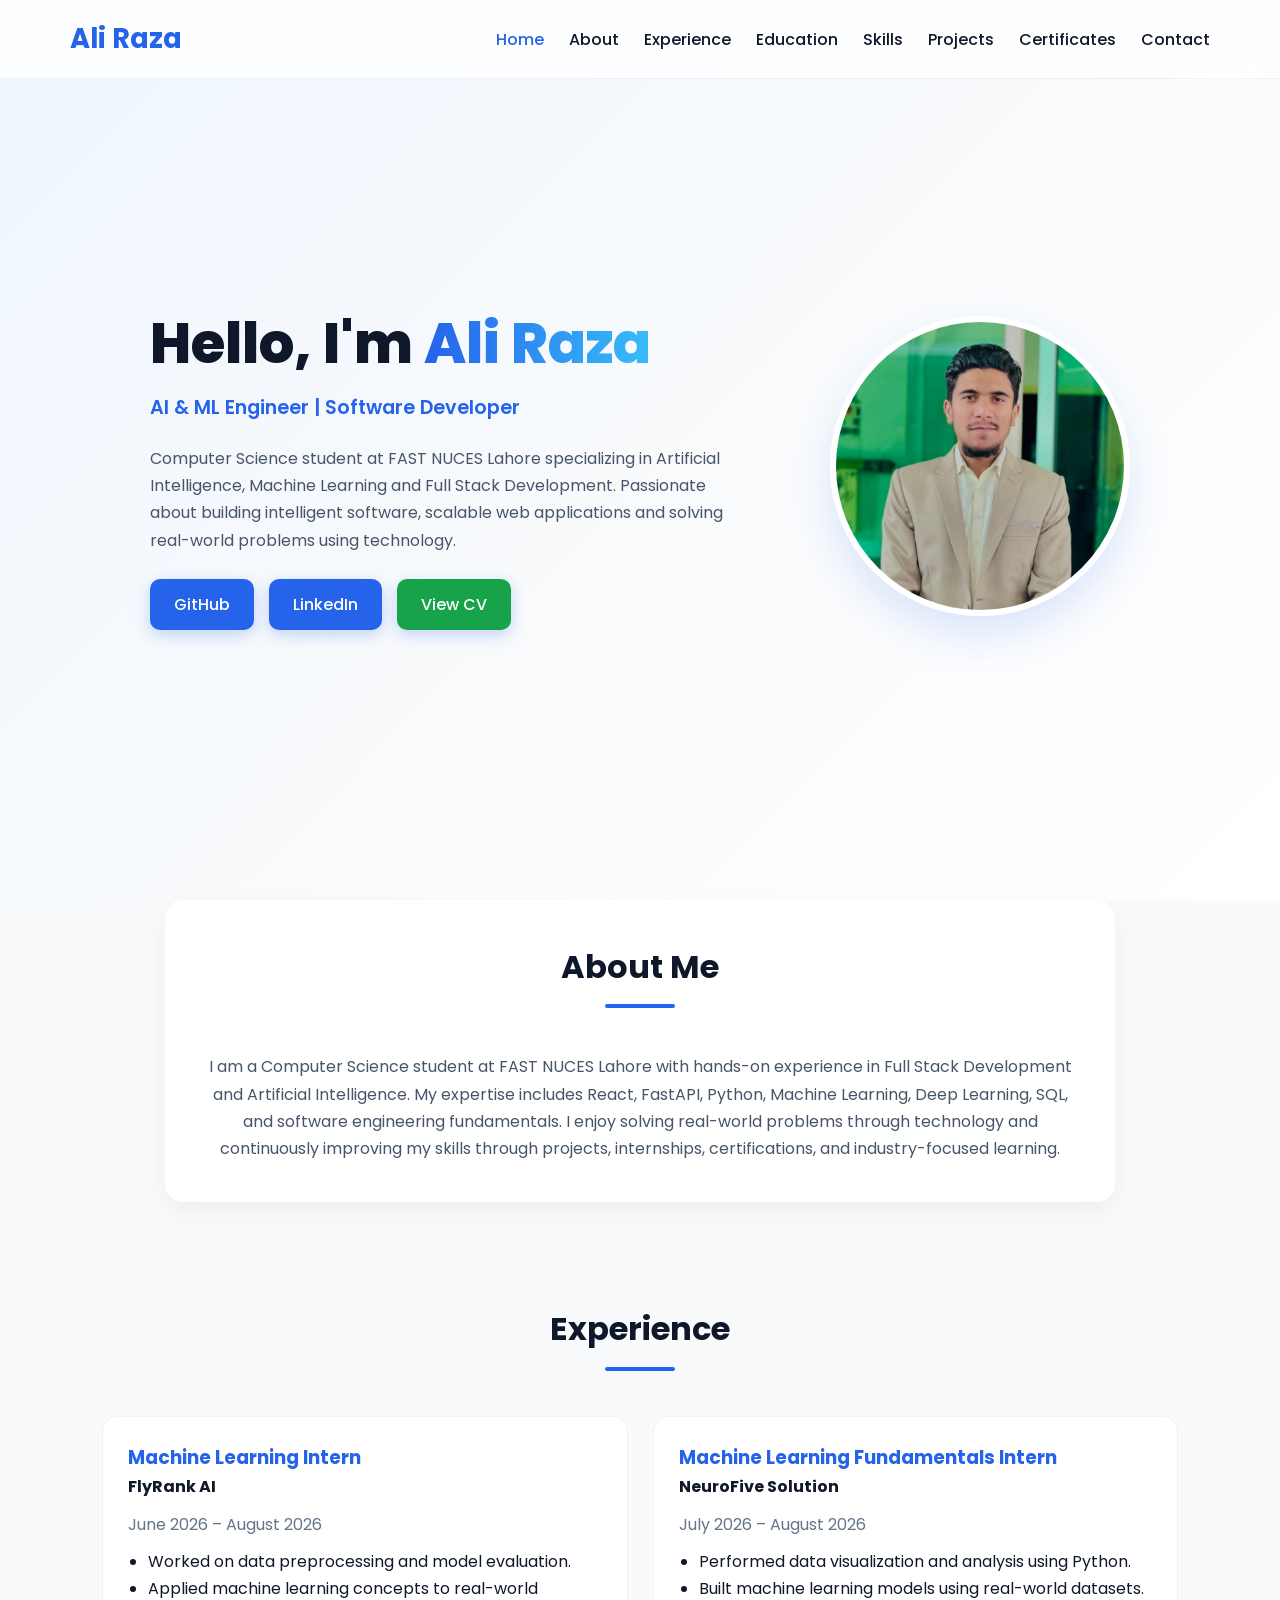
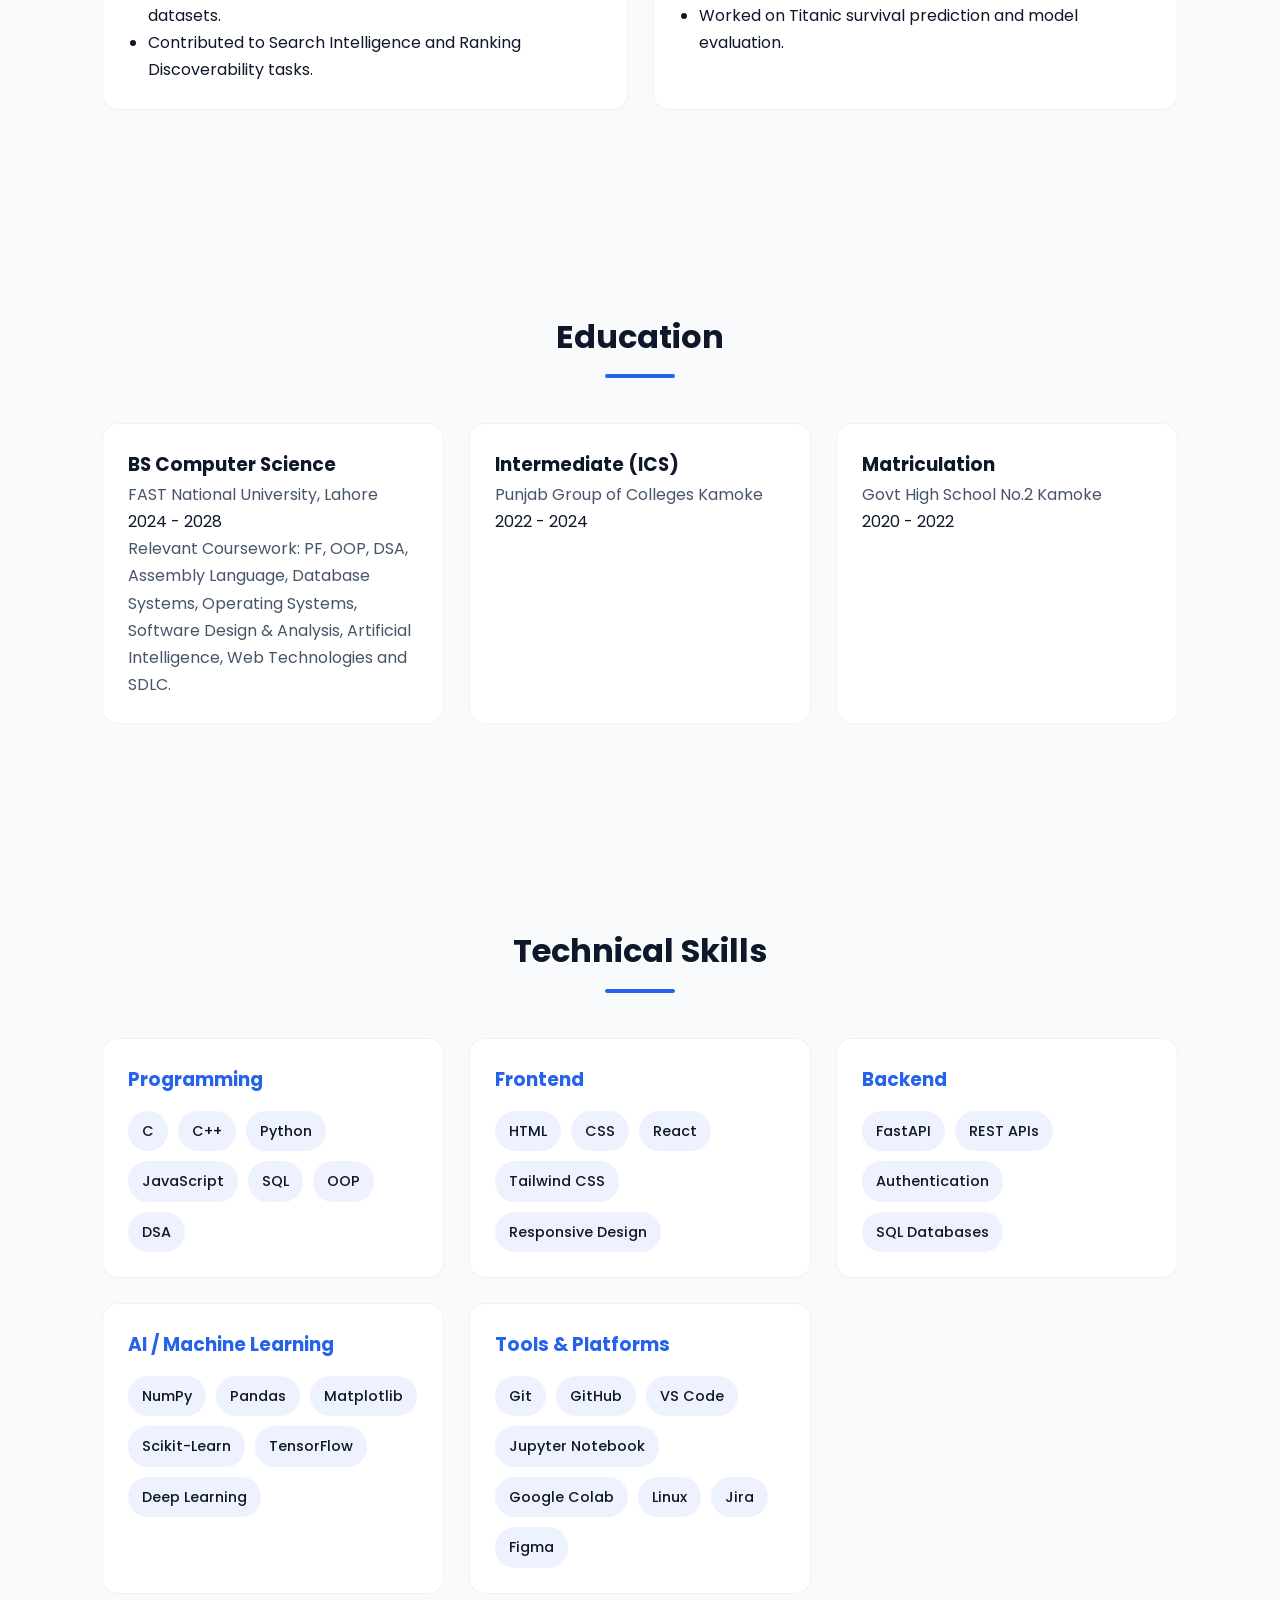
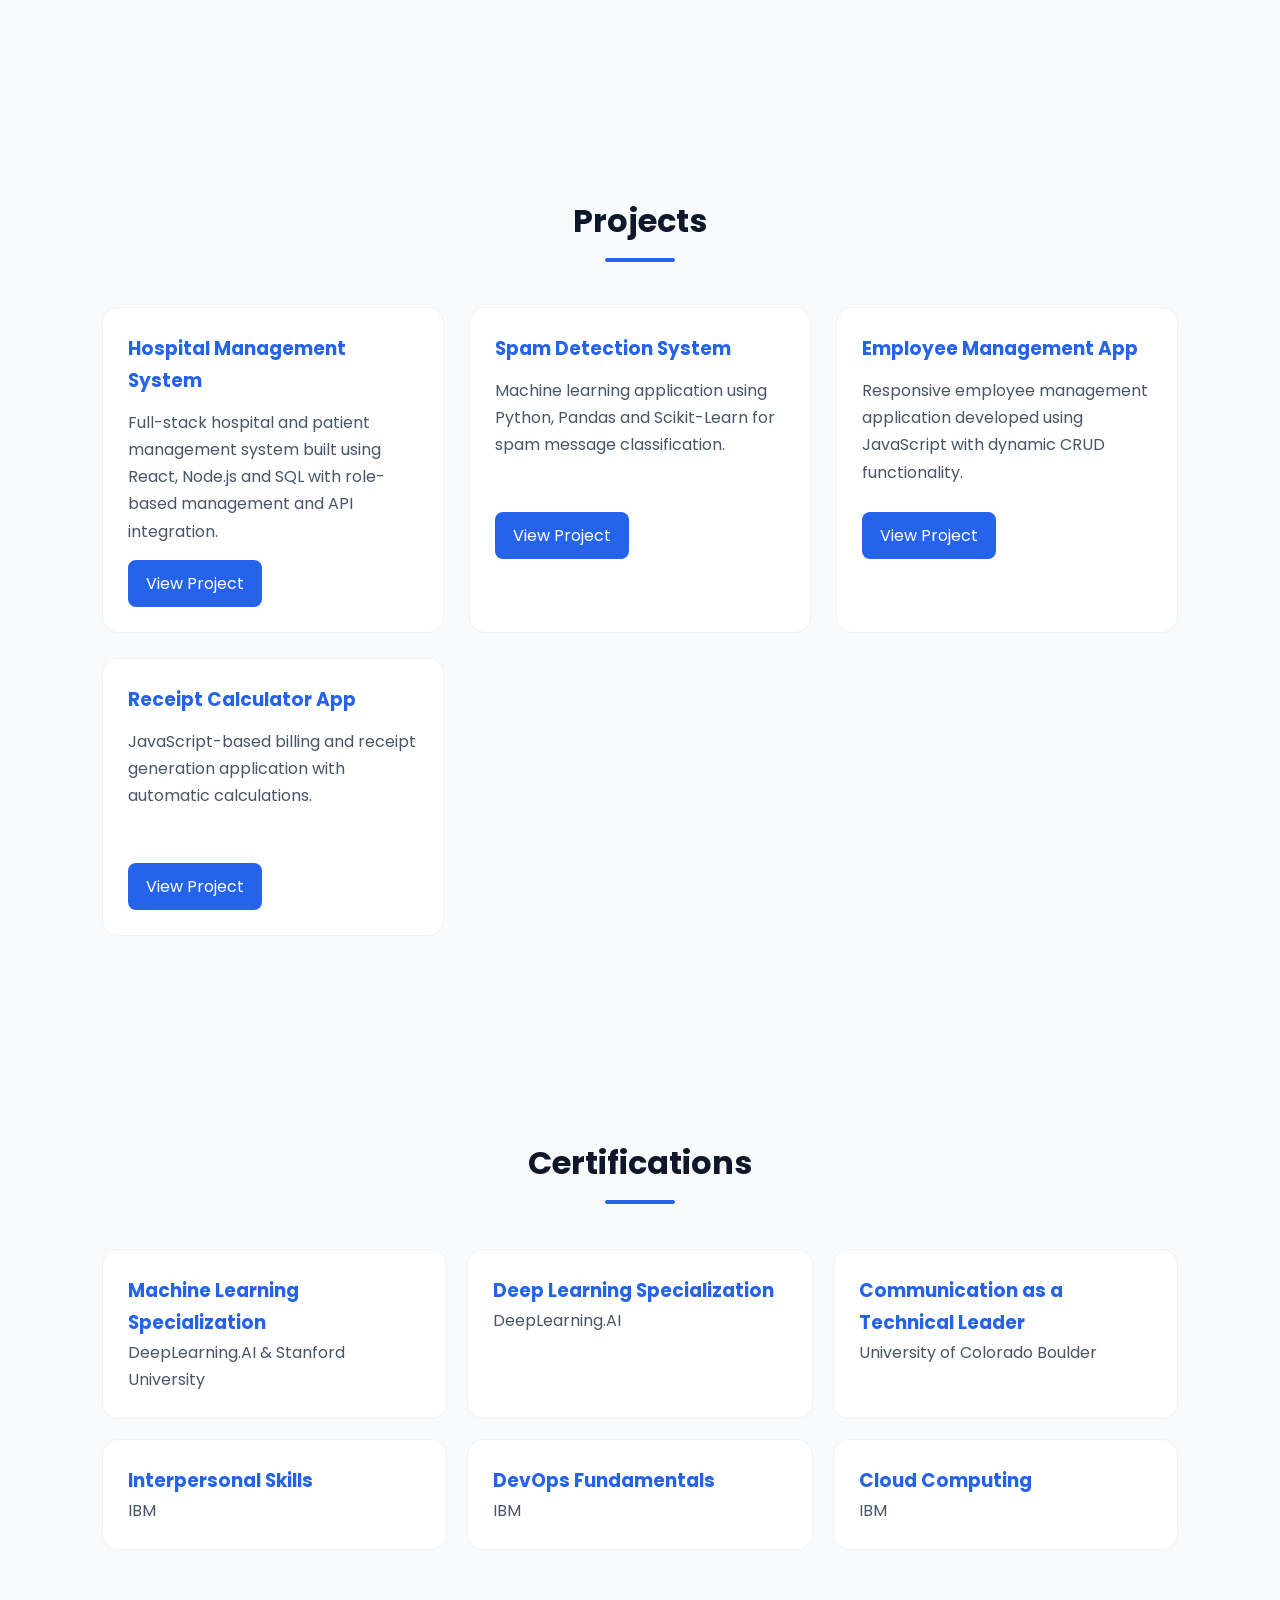
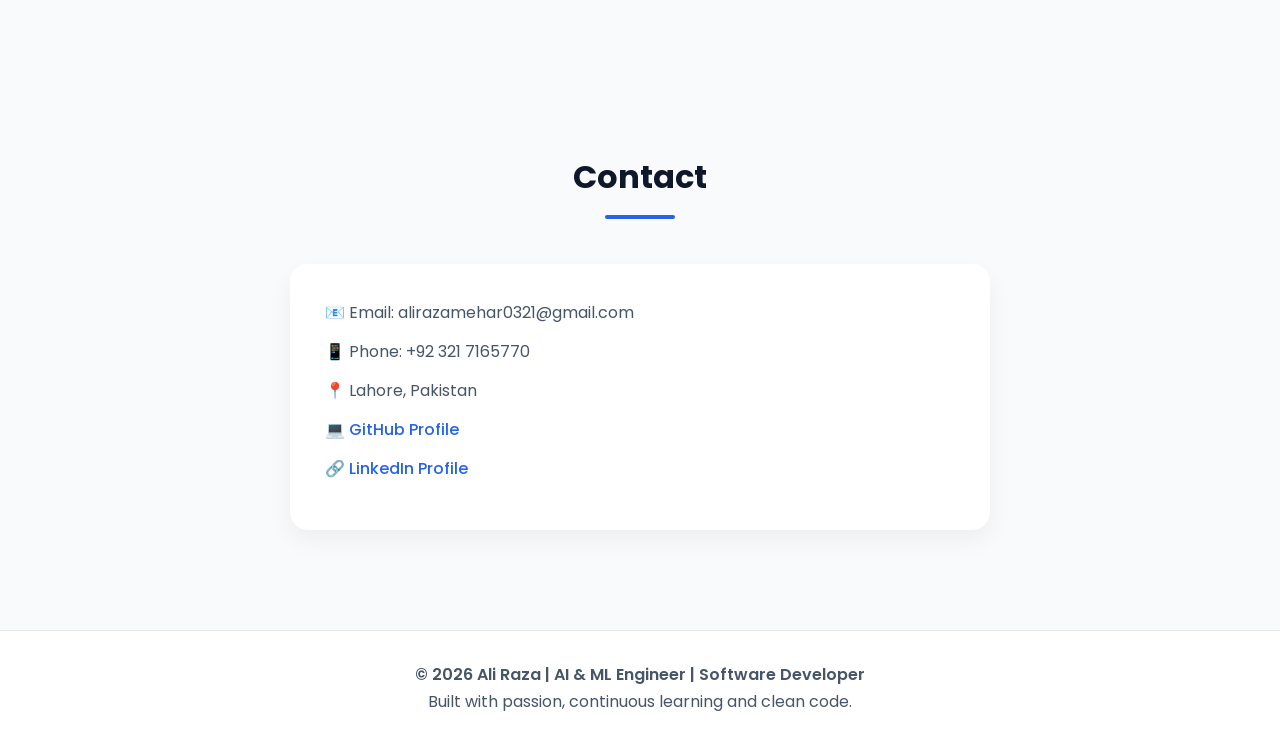
<file: porfolio/index.html>
﻿  <!DOCTYPE html>
<html lang="en">

<head>
    <meta charset="UTF-8">
    <meta name="viewport" content="width=device-width, initial-scale=1.0">
    <title>Ali Raza | AI & ML Engineer</title>
    <link rel="stylesheet" href="style.css">
</head>

<body>

    <!-- Navbar -->
    <header>
        <nav>
            <h2 class="logo">Ali Raza</h2>

            <div class="menu-toggle" id="menu-toggle">
                ☰
            </div>

            <ul>
                <li><a href="#home">Home</a></li>
                <li><a href="#about">About</a></li>
                <li><a href="#experience">Experience</a></li>
                <li><a href="#education">Education</a></li>
                <li><a href="#skills">Skills</a></li>
                <li><a href="#projects">Projects</a></li>
                <li><a href="#certifications">Certificates</a></li>
                <li><a href="#contact">Contact</a></li>
            </ul>
        </nav>
    </header>

    <!-- Hero Section -->
    <section id="home" class="hero">

        <div class="hero-content">

            <h1>Hello, I'm <span>Ali Raza</span></h1>

            <p class="hero-title">
                AI & ML Engineer | Software Developer
            </p>

            <p class="hero-desc">
                Computer Science student at FAST NUCES Lahore specializing in
                Artificial Intelligence, Machine Learning and Full Stack
                Development. Passionate about building intelligent software,
                scalable web applications and solving real-world problems using
                technology.
            </p>

            <div class="buttons">

                <a href="https://github.com/aliraza0321"
                    target="_blank"
                    class="btn">
                    GitHub
                </a>

                <a href="https://www.linkedin.com/in/ali-raza-b432ab354"
                    target="_blank"
                    class="btn">
                    LinkedIn
                </a>

                <a href="ALI Raza-CV.pdf"
                    target="_blank"
                    class="btn resume-btn">
                    View CV
                </a>

            </div>

        </div>

        <div class="hero-image">
            <img src="mypic.png" alt="Ali Raza">
        </div>

    </section>

    <!-- About -->
    <section id="about" class="about fade-in">

        <h2>About Me</h2>

        <p>
            I am a Computer Science student at FAST NUCES Lahore with hands-on
            experience in Full Stack Development and Artificial Intelligence.
            My expertise includes React, FastAPI, Python, Machine Learning,
            Deep Learning, SQL, and software engineering fundamentals.
            I enjoy solving real-world problems through technology and
            continuously improving my skills through projects, internships,
            certifications, and industry-focused learning.
        </p>

    </section>

    <!-- Experience -->
    <section id="experience" class="experience fade-in">

        <h2>Experience</h2>

        <div class="experience-container">

            <div class="exp-card">

                <h3>Machine Learning Intern</h3>

                <h4>FlyRank AI</h4>

                <span>June 2026 – August 2026</span>

                <ul>
                    <li>Worked on data preprocessing and model evaluation.</li>
                    <li>Applied machine learning concepts to real-world datasets.</li>
                    <li>Contributed to Search Intelligence and Ranking Discoverability tasks.</li>
                </ul>

            </div>

            <div class="exp-card">

                <h3>Machine Learning Fundamentals Intern</h3>

                <h4>NeuroFive Solution</h4>

                <span>July 2026 – August 2026</span>

                <ul>
                    <li>Performed data visualization and analysis using Python.</li>
                    <li>Built machine learning models using real-world datasets.</li>
                    <li>Worked on Titanic survival prediction and model evaluation.</li>
                </ul>

            </div>

        </div>

    </section>

    <!-- Education -->
    <section id="education" class="education fade-in">

        <h2>Education</h2>

        <div class="education-container">

            <div class="edu-card">

                <h3>BS Computer Science</h3>

                <p>FAST National University, Lahore</p>

                <span>2024 - 2028</span>

                <p>
                    Relevant Coursework:
                    PF, OOP, DSA, Assembly Language,
                    Database Systems, Operating Systems,
                    Software Design & Analysis, Artificial Intelligence,
                    Web Technologies and SDLC.
                </p>

            </div>

            <div class="edu-card">

                <h3>Intermediate (ICS)</h3>

                <p>Punjab Group of Colleges Kamoke</p>

                <span>2022 - 2024</span>

            </div>

            <div class="edu-card">

                <h3>Matriculation</h3>

                <p>Govt High School No.2 Kamoke</p>

                <span>2020 - 2022</span>

            </div>

        </div>

    </section>

    <!-- Skills -->
    <section id="skills" class="skills fade-in">

        <h2>Technical Skills</h2>

        <div class="skills-wrapper">

            <div class="skill-group">

                <h3>Programming</h3>

                <div class="skills-container">
                    <div class="skill">C</div>
                    <div class="skill">C++</div>
                    <div class="skill">Python</div>
                    <div class="skill">JavaScript</div>
                    <div class="skill">SQL</div>
                    <div class="skill">OOP</div>
                    <div class="skill">DSA</div>
                </div>

            </div>

            <div class="skill-group">

                <h3>Frontend</h3>

                <div class="skills-container">
                    <div class="skill">HTML</div>
                    <div class="skill">CSS</div>
                    <div class="skill">React</div>
                    <div class="skill">Tailwind CSS</div>
                    <div class="skill">Responsive Design</div>
                </div>

            </div>

            <div class="skill-group">

                <h3>Backend</h3>

                <div class="skills-container">
                    <div class="skill">FastAPI</div>
                    <div class="skill">REST APIs</div>
                    <div class="skill">Authentication</div>
                    <div class="skill">SQL Databases</div>
                </div>

            </div>

            <div class="skill-group">

                <h3>AI / Machine Learning</h3>

                <div class="skills-container">
                    <div class="skill">NumPy</div>
                    <div class="skill">Pandas</div>
                    <div class="skill">Matplotlib</div>
                    <div class="skill">Scikit-Learn</div>
                    <div class="skill">TensorFlow</div>
                    <div class="skill">Deep Learning</div>
                </div>

            </div>

            <div class="skill-group">

                <h3>Tools & Platforms</h3>

                <div class="skills-container">
                    <div class="skill">Git</div>
                    <div class="skill">GitHub</div>
                    <div class="skill">VS Code</div>
                    <div class="skill">Jupyter Notebook</div>
                    <div class="skill">Google Colab</div>
                    <div class="skill">Linux</div>
                    <div class="skill">Jira</div>
                    <div class="skill">Figma</div>
                </div>

            </div>

        </div>

    </section>

    <!-- Projects -->
    <section id="projects" class="projects fade-in">

        <h2>Projects</h2>

        <div class="project-container">

            <div class="project-card">
                <h3>Hospital Management System</h3>
                <p>
                    Full-stack hospital and patient management system built using
                    React, Node.js and SQL with role-based management and API integration.
                </p>
                <a href="https://github.com/aliraza0321" target="_blank">View Project</a>
            </div>

            <div class="project-card">
                <h3>Spam Detection System</h3>
                <p>
                    Machine learning application using Python, Pandas and
                    Scikit-Learn for spam message classification.
                </p>
                <a href="https://spam-checker-sms-email-nos9om7vwprsinzjgmlbgt.streamlit.app/" target="_blank">
                    View Project
                </a>
            </div>

            <div class="project-card">
                <h3>Employee Management App</h3>
                <p>
                    Responsive employee management application developed using
                    JavaScript with dynamic CRUD functionality.
                </p>
                <a href="https://employee-management-app-orpin-seven.vercel.app/" target="_blank">
                    View Project
                </a>
            </div>

            <div class="project-card">
                <h3>Receipt Calculator App</h3>
                <p>
                    JavaScript-based billing and receipt generation application
                    with automatic calculations.
                </p>
                <a href="https://receipt-bill-calculator-app.vercel.app/" target="_blank">
                    View Project
                </a>
            </div>

        </div>

    </section>

    <!-- Certifications -->
    <section id="certifications" class="certifications fade-in">

        <h2>Certifications</h2>

        <div class="cert-container">

            <div class="cert-card">
                <h3>Machine Learning Specialization</h3>
                <p>DeepLearning.AI & Stanford University</p>
            </div>

            <div class="cert-card">
                <h3>Deep Learning Specialization</h3>
                <p>DeepLearning.AI</p>
            </div>

            <div class="cert-card">
                <h3>Communication as a Technical Leader</h3>
                <p>University of Colorado Boulder</p>
            </div>

            <div class="cert-card">
                <h3>Interpersonal Skills</h3>
                <p>IBM</p>
            </div>

            <div class="cert-card">
                <h3>DevOps Fundamentals</h3>
                <p>IBM</p>
            </div>

            <div class="cert-card">
                <h3>Cloud Computing</h3>
                <p>IBM</p>
            </div>

        </div>

    </section>

    <!-- Contact -->
    <section id="contact" class="contact fade-in">

        <h2>Contact</h2>

        <div class="contact-box">

            <p>📧 Email: alirazamehar0321@gmail.com</p>

            <p>📱 Phone: +92 321 7165770</p>

            <p>📍 Lahore, Pakistan</p>

            <p>
                💻
                <a href="https://github.com/aliraza0321" target="_blank">
                    GitHub Profile
                </a>
            </p>

            <p>
                🔗
                <a href="https://www.linkedin.com/in/ali-raza-b432ab354"
                    target="_blank">
                    LinkedIn Profile
                </a>
            </p>

        </div>

    </section>

    <!-- Footer -->
    <footer>

        <p>
            © 2026 Ali Raza | AI & ML Engineer | Software Developer
        </p>

        <p>
            Built with passion, continuous learning and clean code.
        </p>

    </footer>

    <script src="script.js"></script>

</body>

</html>
</file>
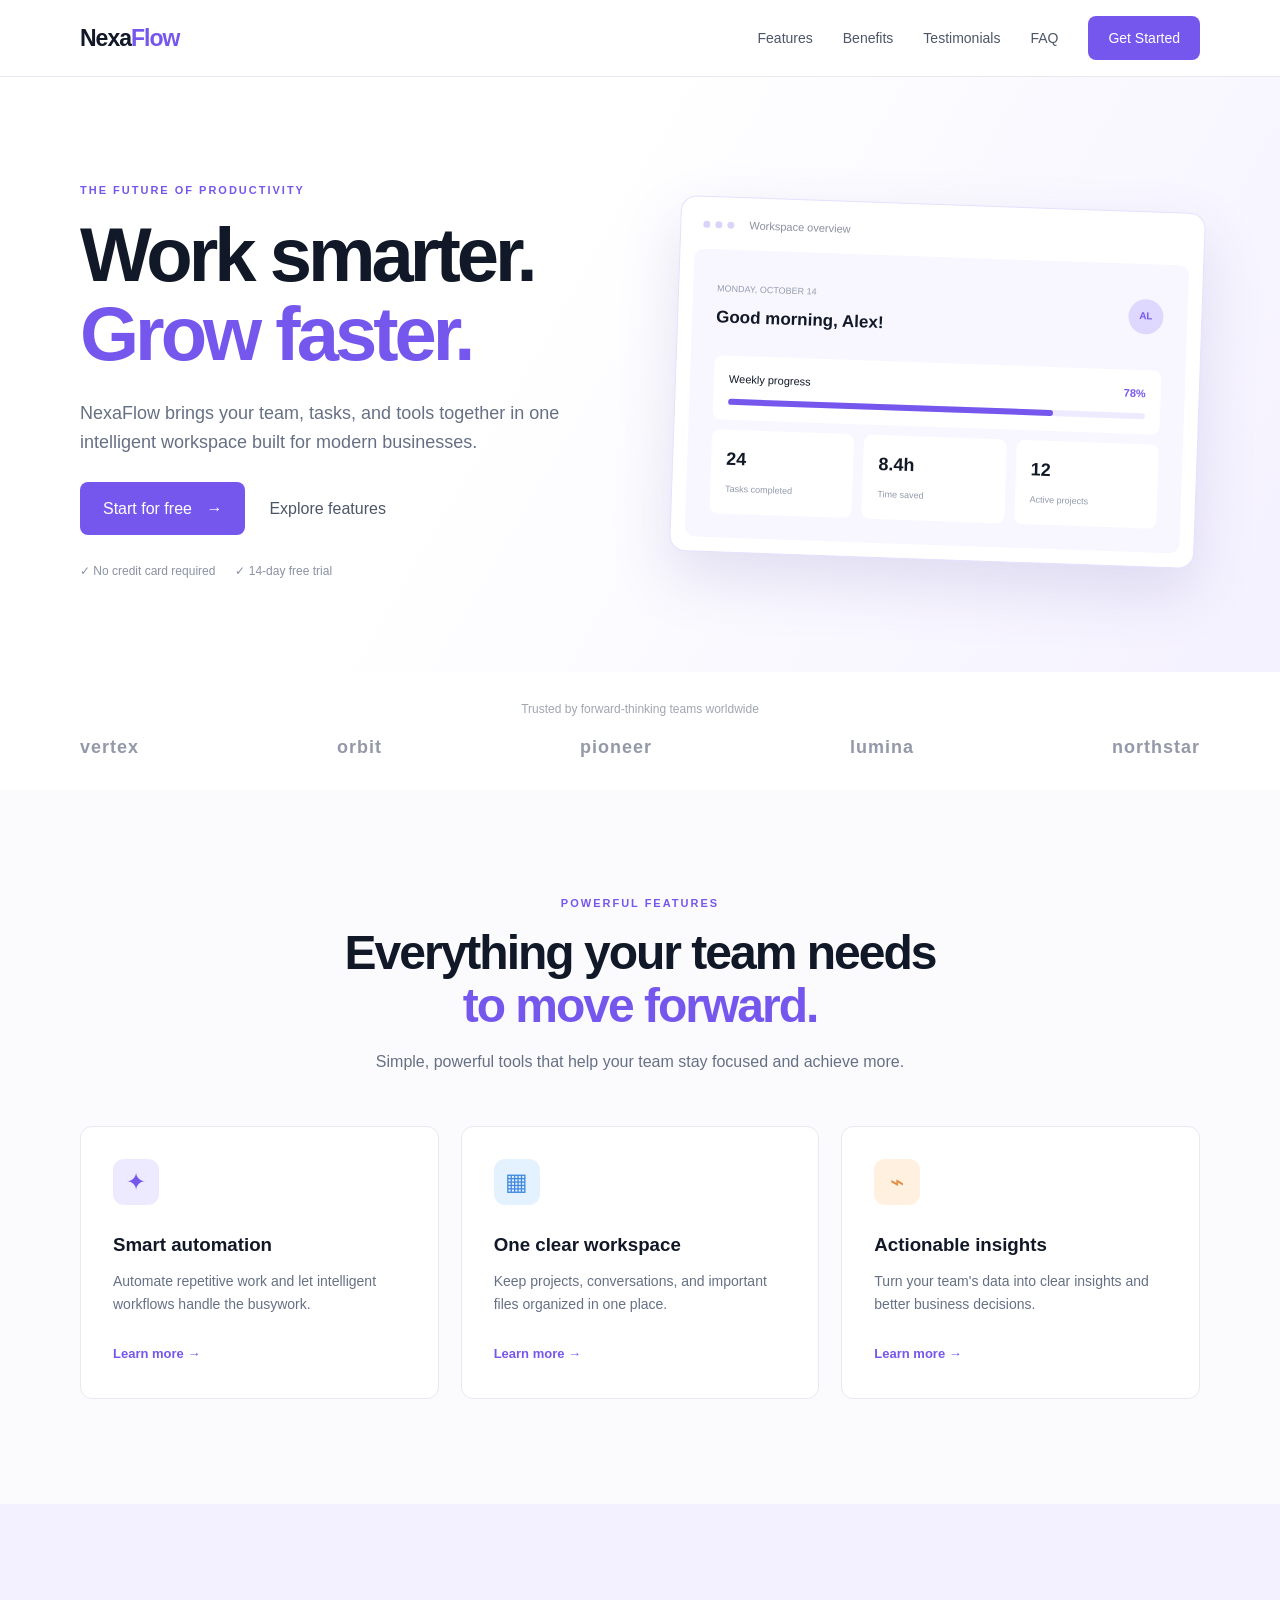
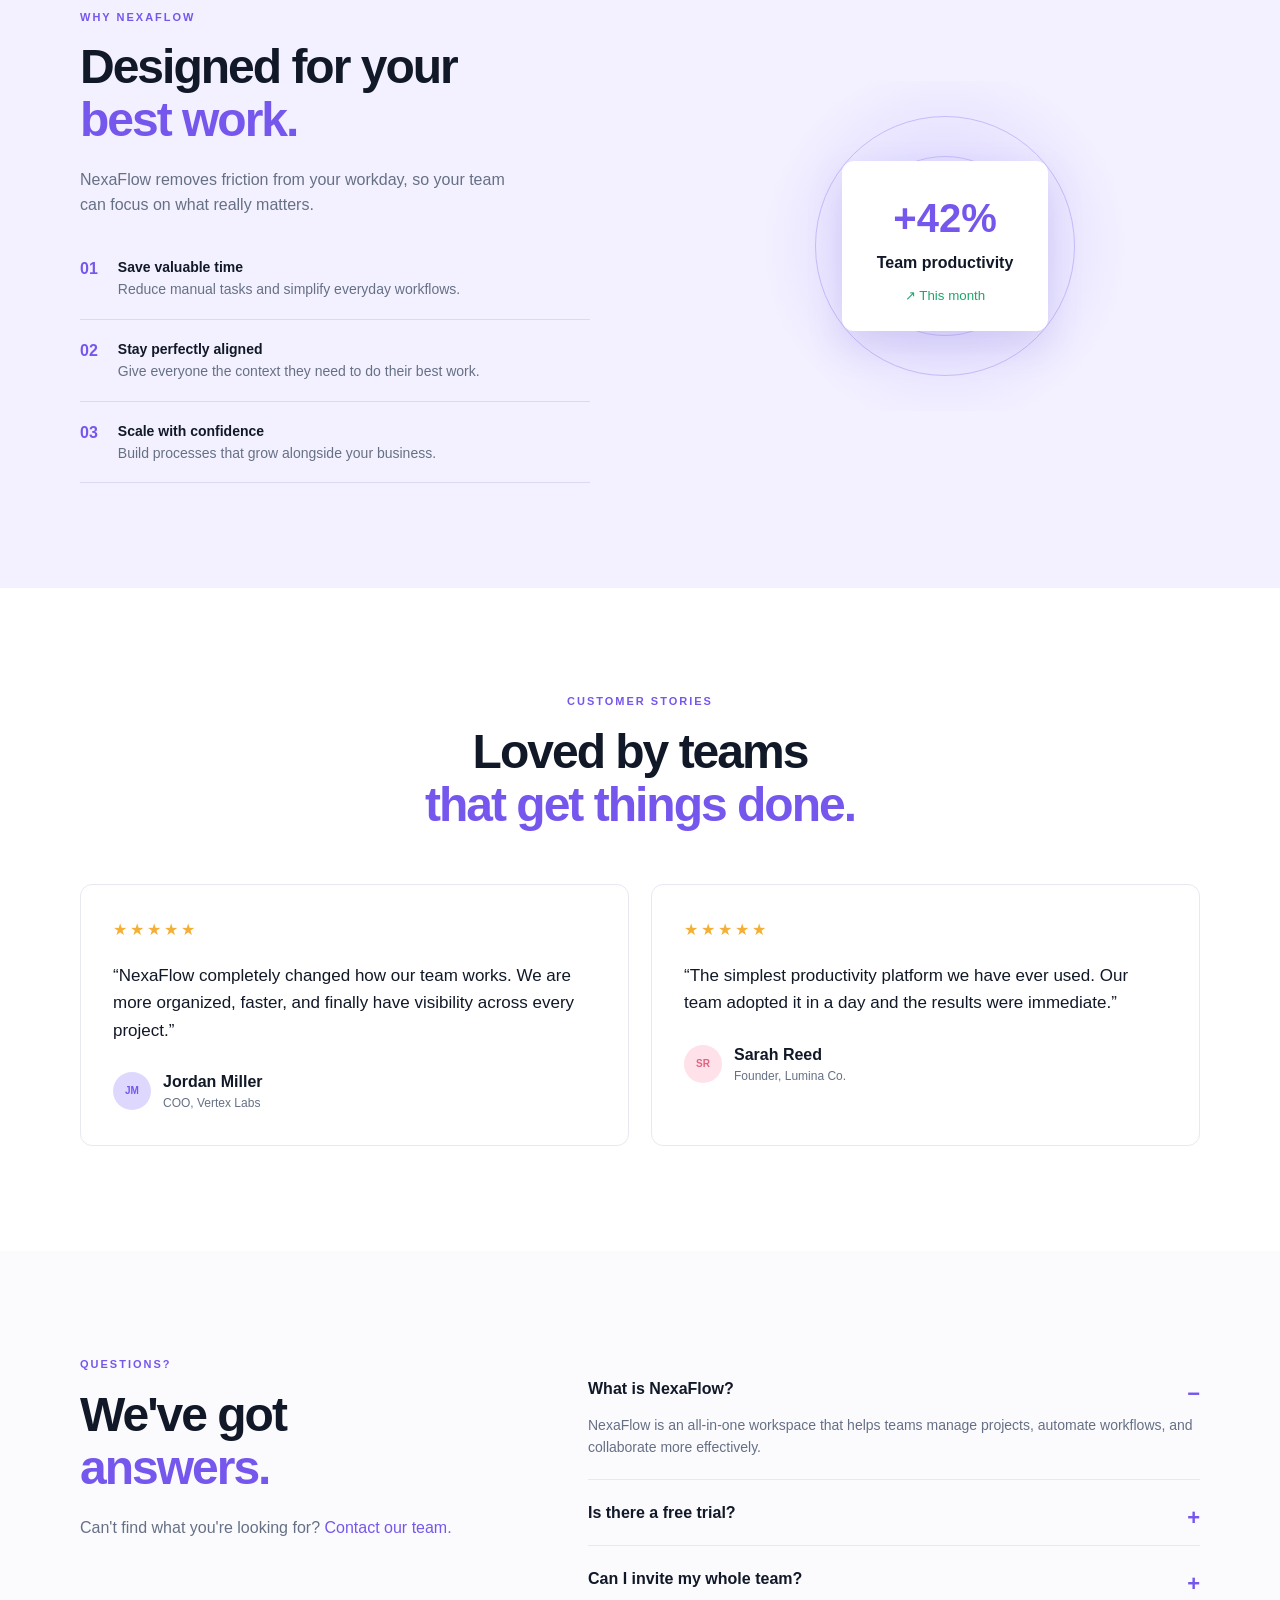
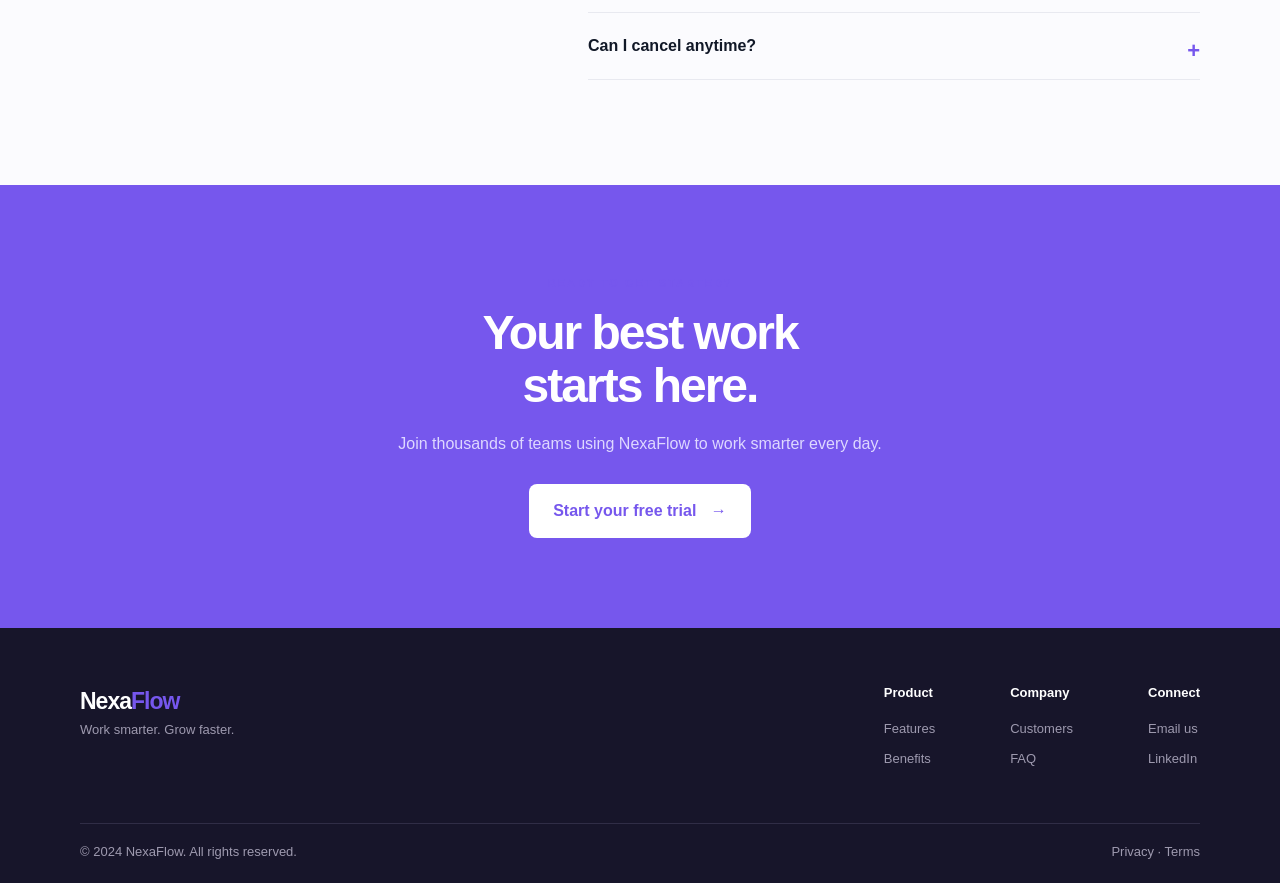
<file: Task#2/index.html>
﻿<!DOCTYPE html>
<html lang="en">
<head>
    <meta charset="UTF-8">
    <meta name="viewport" content="width=device-width, initial-scale=1.0">
    <meta name="description" content="NexaFlow helps modern teams automate workflows and work smarter.">
    <title>NexaFlow | Smarter Workflows</title>
    <link rel="stylesheet" href="style.css">
</head>
<body>

    <header class="site-header">
        <nav class="navbar container" aria-label="Main navigation">
            <a class="logo" href="#home">Nexa<span>Flow</span></a>

            <button class="menu-toggle" aria-label="Toggle navigation" aria-expanded="false" aria-controls="nav-links">
                ☰
            </button>

            <div class="nav-links" id="nav-links">
                <a href="#features">Features</a>
                <a href="#benefits">Benefits</a>
                <a href="#testimonials">Testimonials</a>
                <a href="#faq">FAQ</a>
                <a class="nav-button" href="#contact">Get Started</a>
            </div>
        </nav>
    </header>

    <main>

        <section class="hero" id="home">
            <div class="container hero-content">

                <div class="hero-text">
                    <p class="eyebrow">THE FUTURE OF PRODUCTIVITY</p>
                    <h1>Work smarter.<br><span>Grow faster.</span></h1>
                    <p class="hero-description">
                        NexaFlow brings your team, tasks, and tools together in one intelligent
                        workspace built for modern businesses.
                    </p>

                    <div class="hero-actions">
                        <a class="button button-primary" href="#contact">Start for free <span>→</span></a>
                        <a class="button button-secondary" href="#features">Explore features</a>
                    </div>

                    <div class="trust-row">
                        <span>✓ No credit card required</span>
                        <span>✓ 14-day free trial</span>
                    </div>
                </div>

                <div class="dashboard-card" aria-label="NexaFlow dashboard preview">
                    <div class="card-top">
                        <div class="window-dots"><i></i><i></i><i></i></div>
                        <span>Workspace overview</span>
                    </div>

                    <div class="dashboard-body">
                        <div class="dashboard-heading">
                            <div>
                                <small>MONDAY, OCTOBER 14</small>
                                <h3>Good morning, Alex!</h3>
                            </div>
                            <div class="avatar">AL</div>
                        </div>

                        <div class="progress-card">
                            <div class="progress-label">
                                <span>Weekly progress</span>
                                <strong>78%</strong>
                            </div>
                            <div class="progress-bar"><span></span></div>
                        </div>

                        <div class="mini-grid">
                            <div class="mini-card">
                                <strong>24</strong>
                                <small>Tasks completed</small>
                            </div>
                            <div class="mini-card">
                                <strong>8.4h</strong>
                                <small>Time saved</small>
                            </div>
                            <div class="mini-card">
                                <strong>12</strong>
                                <small>Active projects</small>
                            </div>
                        </div>
                    </div>
                </div>

            </div>
        </section>

        <section class="logo-strip">
            <div class="container">
                <p>Trusted by forward-thinking teams worldwide</p>
                <div class="company-logos">
                    <strong>vertex</strong>
                    <strong>orbit</strong>
                    <strong>pioneer</strong>
                    <strong>lumina</strong>
                    <strong>northstar</strong>
                </div>
            </div>
        </section>

        <section class="section" id="features">
            <div class="container">
                <div class="section-heading">
                    <p class="eyebrow">POWERFUL FEATURES</p>
                    <h2>Everything your team needs<br><span>to move forward.</span></h2>
                    <p>Simple, powerful tools that help your team stay focused and achieve more.</p>
                </div>

                <div class="feature-grid">
                    <article class="feature-card">
                        <div class="feature-icon purple">✦</div>
                        <h3>Smart automation</h3>
                        <p>Automate repetitive work and let intelligent workflows handle the busywork.</p>
                        <a href="#contact">Learn more →</a>
                    </article>

                    <article class="feature-card">
                        <div class="feature-icon blue">▦</div>
                        <h3>One clear workspace</h3>
                        <p>Keep projects, conversations, and important files organized in one place.</p>
                        <a href="#contact">Learn more →</a>
                    </article>

                    <article class="feature-card">
                        <div class="feature-icon orange">⌁</div>
                        <h3>Actionable insights</h3>
                        <p>Turn your team's data into clear insights and better business decisions.</p>
                        <a href="#contact">Learn more →</a>
                    </article>
                </div>
            </div>
        </section>

        <section class="benefits section" id="benefits">
            <div class="container benefits-content">

                <div>
                    <p class="eyebrow">WHY NEXAFLOW</p>
                    <h2>Designed for your<br><span>best work.</span></h2>
                    <p class="benefits-intro">
                        NexaFlow removes friction from your workday, so your team can focus on what really matters.
                    </p>

                    <ul class="benefit-list">
                        <li>
                            <b>01</b>
                            <span><strong>Save valuable time</strong><br>Reduce manual tasks and simplify everyday workflows.</span>
                        </li>
                        <li>
                            <b>02</b>
                            <span><strong>Stay perfectly aligned</strong><br>Give everyone the context they need to do their best work.</span>
                        </li>
                        <li>
                            <b>03</b>
                            <span><strong>Scale with confidence</strong><br>Build processes that grow alongside your business.</span>
                        </li>
                    </ul>
                </div>

                <div class="benefit-visual">
                    <div class="circle circle-one"></div>
                    <div class="circle circle-two"></div>
                    <div class="floating-stat">
                        <strong>+42%</strong>
                        <span>Team productivity</span>
                        <small>↗ This month</small>
                    </div>
                </div>

            </div>
        </section>

        <section class="section testimonials" id="testimonials">
            <div class="container">
                <div class="section-heading">
                    <p class="eyebrow">CUSTOMER STORIES</p>
                    <h2>Loved by teams<br><span>that get things done.</span></h2>
                </div>

                <div class="testimonial-grid">
                    <blockquote>
                        <div class="stars">★★★★★</div>
                        <p>“NexaFlow completely changed how our team works. We are more organized, faster, and finally have visibility across every project.”</p>
                        <footer>
                            <div class="quote-avatar">JM</div>
                            <span><strong>Jordan Miller</strong><small>COO, Vertex Labs</small></span>
                        </footer>
                    </blockquote>

                    <blockquote>
                        <div class="stars">★★★★★</div>
                        <p>“The simplest productivity platform we have ever used. Our team adopted it in a day and the results were immediate.”</p>
                        <footer>
                            <div class="quote-avatar pink">SR</div>
                            <span><strong>Sarah Reed</strong><small>Founder, Lumina Co.</small></span>
                        </footer>
                    </blockquote>
                </div>
            </div>
        </section>

        <section class="section faq" id="faq">
            <div class="container faq-content">

                <div class="section-heading left">
                    <p class="eyebrow">QUESTIONS?</p>
                    <h2>We've got<br><span>answers.</span></h2>
                    <p>Can't find what you're looking for? <a href="mailto:hello@nexaflow.example">Contact our team.</a></p>
                </div>

                <div class="faq-list">
                    <details open>
                        <summary>What is NexaFlow?</summary>
                        <p>NexaFlow is an all-in-one workspace that helps teams manage projects, automate workflows, and collaborate more effectively.</p>
                    </details>
                    <details>
                        <summary>Is there a free trial?</summary>
                        <p>Yes. Every plan includes a 14-day free trial with no credit card required.</p>
                    </details>
                    <details>
                        <summary>Can I invite my whole team?</summary>
                        <p>Absolutely. You can invite unlimited teammates and control access with flexible workspace permissions.</p>
                    </details>
                    <details>
                        <summary>Can I cancel anytime?</summary>
                        <p>Yes. You can change or cancel your plan at any time from your account settings.</p>
                    </details>
                </div>

            </div>
        </section>

        <section class="cta" id="contact">
            <div class="container cta-content">
                <p class="eyebrow">READY TO GET STARTED?</p>
                <h2>Your best work<br>starts here.</h2>
                <p>Join thousands of teams using NexaFlow to work smarter every day.</p>
                <a class="button button-light" href="mailto:hello@nexaflow.example">Start your free trial <span>→</span></a>
            </div>
        </section>

    </main>

    <footer class="site-footer">
        <div class="container footer-main">
            <div>
                <a class="logo" href="#home">Nexa<span>Flow</span></a>
                <p>Work smarter. Grow faster.</p>
            </div>

            <div class="footer-links">
                <div>
                    <strong>Product</strong>
                    <a href="#features">Features</a>
                    <a href="#benefits">Benefits</a>
                </div>
                <div>
                    <strong>Company</strong>
                    <a href="#testimonials">Customers</a>
                    <a href="#faq">FAQ</a>
                </div>
                <div>
                    <strong>Connect</strong>
                    <a href="mailto:hello@nexaflow.example">Email us</a>
                    <a href="#home">LinkedIn</a>
                </div>
            </div>
        </div>

        <div class="container footer-bottom">
            <span>© 2024 NexaFlow. All rights reserved.</span>
            <span>Privacy · Terms</span>
        </div>
    </footer>

    <script>
        const toggle = document.querySelector(".menu-toggle");
        const links = document.querySelector(".nav-links");

        toggle.addEventListener("click", () => {
            const isOpen = links.classList.toggle("show");
            toggle.setAttribute("aria-expanded", isOpen);
        });

        document.querySelectorAll(".nav-links a").forEach((link) => {
            link.addEventListener("click", () => {
                links.classList.remove("show");
                toggle.setAttribute("aria-expanded", "false");
            });
        });
    </script>

</body>
</html>
</file>
<file: porfolio/style.css>
﻿
/* =========================================
   GOOGLE FONT
========================================= */
@import url('https://fonts.googleapis.com/css2?family=Poppins:wght@300;400;500;600;700;800&display=swap');

/* =========================================
   RESET
========================================= */
*{
    margin:0;
    padding:0;
    box-sizing:border-box;
}

html{
    scroll-behavior:smooth;
}

body{
    font-family:'Poppins',sans-serif;
    background:#f8fafc;
    color:#0f172a;
    overflow-x:hidden;
    line-height:1.7;
}

/* =========================================
   HEADER / NAVBAR
========================================= */

header{
    position:fixed;
    top:0;
    left:0;
    width:100%;
    z-index:1000;
    background:rgba(255,255,255,0.85);
    backdrop-filter:blur(12px);
    border-bottom:1px solid rgba(0,0,0,0.05);
    transition:0.3s ease;
}

nav{
    max-width:1200px;
    margin:auto;
    display:flex;
    justify-content:space-between;
    align-items:center;
    padding:16px 30px;
}

.logo{
    font-size:1.7rem;
    font-weight:700;
    color:#2563eb;
}

nav ul{
    display:flex;
    list-style:none;
    gap:25px;
}

nav a{
    text-decoration:none;
    color:#0f172a;
    font-weight:500;
    transition:0.3s;
}

nav a:hover,
nav a.active{
    color:#2563eb;
}

.menu-toggle{
    display:none;
    font-size:1.8rem;
    cursor:pointer;
}

/* =========================================
   HERO
========================================= */

.hero{
    min-height:100vh;
    display:flex;
    justify-content:center;
    align-items:center;
    gap:80px;
    padding:120px 8% 80px;
    background:
    linear-gradient(
        135deg,
        #eff6ff,
        #f8fafc,
        #ffffff
    );
}

.hero-content{
    max-width:650px;
}

.hero h1{
    font-size:3.5rem;
    font-weight:800;
    line-height:1.2;
}

.hero h1 span{
    background:
    linear-gradient(
        90deg,
        #2563eb,
        #38bdf8
    );
    background-clip:text;
    -webkit-text-fill-color:transparent;
}

.hero-title{
    margin-top:15px;
    color:#2563eb;
    font-size:1.2rem;
    font-weight:600;
}

.hero-desc{
    margin-top:20px;
    color:#475569;
    max-width:600px;
}

.hero-image img{
    width:300px;
    height:300px;
    object-fit:cover;
    border-radius:50%;
    border:6px solid white;
    box-shadow:
    0 20px 40px rgba(37,99,235,0.15);
    transition:0.4s ease;
    animation:float 4s ease-in-out infinite;
}

.hero-image img:hover{
    transform:translateY(-10px);
}

@keyframes float{
    0%,100%{
        transform:translateY(0);
    }
    50%{
        transform:translateY(-12px);
    }
}

/* =========================================
   BUTTONS
========================================= */

.buttons{
    display:flex;
    gap:15px;
    flex-wrap:wrap;
    margin-top:25px;
}

.btn{
    position:relative;
    overflow:hidden;
    text-decoration:none;
    padding:12px 24px;
    border-radius:10px;
    background:#2563eb;
    color:white;
    font-weight:500;
    transition:0.3s;
    box-shadow:
    0 5px 15px rgba(37,99,235,.25);
}

.btn:hover{
    transform:translateY(-3px);
    background:#1d4ed8;
}

.resume-btn{
    background:#16a34a;
}

.resume-btn:hover{
    background:#15803d;
}

.ripple{
    position:absolute;
    width:20px;
    height:20px;
    border-radius:50%;
    background:rgba(255,255,255,.6);
    transform:scale(0);
    animation:ripple .5s linear;
}

@keyframes ripple{
    to{
        transform:scale(15);
        opacity:0;
    }
}

/* =========================================
   SECTIONS
========================================= */

section{
    padding:100px 8%;
}

section h2{
    text-align:center;
    font-size:2rem;
    margin-bottom:45px;
    position:relative;
}

section h2::after{
    content:"";
    width:70px;
    height:4px;
    background:#2563eb;
    display:block;
    margin:10px auto;
    border-radius:10px;
}

p{
    color:#475569;
}

/* =========================================
   ABOUT
========================================= */

.about{
    max-width:950px;
    margin:auto;
    text-align:center;
    background:white;
    padding:40px;
    border-radius:18px;
    box-shadow:
    0 10px 25px rgba(0,0,0,.05);
}

/* =========================================
   EXPERIENCE
========================================= */

.experience-container{
    display:grid;
    grid-template-columns:repeat(auto-fit,minmax(350px,1fr));
    gap:25px;
}

.exp-card{
    background:white;
    padding:25px;
    border-radius:16px;
    text-align:left;
    border:1px solid rgba(0,0,0,.05);
    transition:.3s;
}

.exp-card:hover{
    transform:translateY(-8px);
    box-shadow:
    0 15px 30px rgba(0,0,0,.08);
}

.exp-card h3{
    color:#2563eb;
}

.exp-card span{
    display:block;
    margin:10px 0;
    color:#64748b;
}

.exp-card ul{
    padding-left:20px;
}

/* =========================================
   EDUCATION
========================================= */

.education-container{
    display:grid;
    grid-template-columns:repeat(auto-fit,minmax(280px,1fr));
    gap:25px;
}

.edu-card{
    background:white;
    padding:25px;
    border-radius:16px;
    border:1px solid rgba(0,0,0,.05);
    transition:.3s;
}

.edu-card:hover{
    transform:translateY(-6px);
    box-shadow:
    0 10px 25px rgba(0,0,0,.07);
}

/* =========================================
   SKILLS
========================================= */

.skills-wrapper{
    display:grid;
    grid-template-columns:repeat(auto-fit,minmax(280px,1fr));
    gap:25px;
}

.skill-group{
    background:white;
    padding:25px;
    border-radius:16px;
    border:1px solid rgba(0,0,0,.05);
    transition:.3s;
}

.skill-group:hover{
    transform:translateY(-6px);
    box-shadow:
    0 10px 25px rgba(0,0,0,.07);
}

.skill-group h3{
    color:#2563eb;
    margin-bottom:15px;
}

.skills-container{
    display:flex;
    flex-wrap:wrap;
    gap:10px;
}

.skill{
    padding:8px 14px;
    background:#eef2ff;
    border-radius:20px;
    font-size:.9rem;
    font-weight:500;
    transition:.3s;
}

.skill:hover{
    background:#2563eb;
    color:white;
}

/* =========================================
   PROJECTS
========================================= */

.project-container{
    display:grid;
    grid-template-columns:repeat(auto-fit,minmax(320px,1fr));
    gap:25px;
}

.project-card{
    background:white;
    padding:25px;
    border-radius:16px;
    text-align:left;
    border:1px solid rgba(0,0,0,.05);
    transition:.3s;
}

.project-card:hover{
    transform:translateY(-8px);
    box-shadow:
    0 15px 30px rgba(0,0,0,.08);
}

.project-card h3{
    color:#2563eb;
    margin-bottom:12px;
}

.project-card p{
    min-height:120px;
}

.project-card a{
    display:inline-block;
    margin-top:15px;
    text-decoration:none;
    color:white;
    background:#2563eb;
    padding:10px 18px;
    border-radius:8px;
    transition:.3s;
}

.project-card a:hover{
    background:#1d4ed8;
}

/* =========================================
   CERTIFICATIONS
========================================= */

.cert-container{
    display:grid;
    grid-template-columns:repeat(auto-fit,minmax(280px,1fr));
    gap:20px;
}

.cert-card{
    background:white;
    padding:25px;
    border-radius:16px;
    border:1px solid rgba(0,0,0,.05);
    transition:.3s;
}

.cert-card:hover{
    transform:translateY(-6px);
    box-shadow:
    0 10px 25px rgba(0,0,0,.07);
}

.cert-card h3{
    color:#2563eb;
}

/* =========================================
   CONTACT
========================================= */

.contact-box{
    max-width:700px;
    margin:auto;
    background:white;
    padding:35px;
    border-radius:18px;
    box-shadow:
    0 10px 25px rgba(0,0,0,.05);
}

.contact-box p{
    margin-bottom:12px;
}

.contact-box a{
    text-decoration:none;
    color:#2563eb;
    font-weight:500;
}

/* =========================================
   FOOTER
========================================= */

footer{
    background:white;
    border-top:1px solid #e2e8f0;
    text-align:center;
    padding:30px;
}

footer p:first-child{
    font-weight:600;
}

/* =========================================
   FADE ANIMATION
========================================= */

.fade-in{
    opacity:0;
    transform:translateY(30px);
    transition:all .7s ease;
}

.fade-in.show{
    opacity:1;
    transform:translateY(0);
}

/* =========================================
   SCROLL BUTTON
========================================= */

.scroll-top{
    position:fixed;
    right:20px;
    bottom:20px;
    width:45px;
    height:45px;
    border:none;
    border-radius:50%;
    background:#2563eb;
    color:white;
    cursor:pointer;
    z-index:999;
    box-shadow:
    0 5px 15px rgba(37,99,235,.3);
    transition:.3s;
}

.scroll-top:hover{
    transform:translateY(-3px);
}

/* =========================================
   CARD HOVER BORDER
========================================= */

.project-card:hover,
.cert-card:hover,
.edu-card:hover,
.exp-card:hover,
.skill-group:hover{
    border-color:#2563eb30;
}

/* =========================================
   TABLET
========================================= */

@media(max-width:992px){

    .hero{
        flex-direction:column-reverse;
        text-align:center;
        gap:40px;
    }

    .hero-content{
        text-align:center;
    }

    .hero-desc{
        margin:auto;
    }

    .hero h1{
        font-size:2.8rem;
    }

    .hero-image img{
        width:250px;
        height:250px;
    }
}

/* =========================================
   MOBILE
========================================= */

@media(max-width:768px){

    section{
        padding:80px 25px;
    }

    .hero h1{
        font-size:2.3rem;
    }

    .hero-title{
        font-size:1rem;
    }

    .buttons{
        justify-content:center;
    }

    .experience-container,
    .education-container,
    .skills-wrapper,
    .project-container,
    .cert-container{
        grid-template-columns:1fr;
    }
}

@media(max-width:600px){

    .menu-toggle{
        display:block;
    }

    nav ul{
        position:absolute;
        top:70px;
        right:0;
        width:100%;
        background:white;
        flex-direction:column;
        align-items:center;
        padding:25px 0;
        gap:20px;
        display:none;
        box-shadow:
        0 10px 20px rgba(0,0,0,.08);
    }

    nav ul.show{
        display:flex;
    }

    .hero{
        padding-top:130px;
    }

    .hero-image img{
        width:200px;
        height:200px;
    }

    .buttons{
        flex-direction:column;
        align-items:center;
    }

    .btn{
        width:100%;
        max-width:250px;
        text-align:center;
    }
}
</file>
<file: Task#2/style.css>
﻿
:root {
    --dark: #111827;
    --muted: #667085;
    --purple: #7657ed;
    --light-purple: #f1efff;
    --border: #e8e9f0;
    --bg: #fbfbfe;
}

* {
    box-sizing: border-box;
    margin: 0;
    padding: 0;
}

html {
    scroll-behavior: smooth;
}

body {
    color: var(--dark);
    background: var(--bg);
    font: 16px/1.6 Inter, Arial, sans-serif;
}

a {
    color: inherit;
    text-decoration: none;
}

.container {
    width: min(1120px, 90%);
    margin: auto;
}


.site-header {
    background: #fff;
    border-bottom: 1px solid var(--border);
}

.navbar {
    height: 76px;
    display: flex;
    align-items: center;
    justify-content: space-between;
}

.logo {
    color: var(--dark);
    font-size: 23px;
    font-weight: 800;
    letter-spacing: -1px;
}

.logo span,
h1 span,
h2 span {
    color: var(--purple);
}

.nav-links {
    display: flex;
    align-items: center;
    gap: 30px;
    color: #4d5668;
    font-size: 14px;
}

.nav-links a:hover,
.feature-card a:hover {
    color: var(--purple);
}

.nav-button,
.button-primary {
    color: #fff !important;
    background: var(--purple);
    border-radius: 8px;
    padding: 11px 20px;
}

.menu-toggle {
    display: none;
    border: 0;
    background: none;
    font-size: 25px;
}


.hero {
    padding: 105px 0 90px;
    background: linear-gradient(120deg, #fff 40%, #f4f1ff);
}

.hero-content {
    display: grid;
    grid-template-columns: 1fr 1fr;
    align-items: center;
    gap: 70px;
}

.eyebrow {
    color: var(--purple);
    font-size: 11px;
    font-weight: 800;
    letter-spacing: 2px;
    margin-bottom: 15px;
}

h1 {
    font-size: clamp(48px, 6vw, 76px);
    line-height: 1.05;
    letter-spacing: -4px;
}

h2 {
    font-size: clamp(34px, 4vw, 48px);
    line-height: 1.1;
    letter-spacing: -2px;
}

.hero-description {
    max-width: 510px;
    color: var(--muted);
    font-size: 18px;
    margin: 25px 0;
}

.hero-actions {
    display: flex;
    align-items: center;
    gap: 14px;
}

.button {
    display: inline-block;
    transition: .25s;
}

.button:hover {
    transform: translateY(-3px);
    box-shadow: 0 8px 20px #7657ed33;
}

.button-primary {
    padding: 14px 23px;
}

.button-secondary {
    color: #4d5668;
    padding: 14px 10px;
}

.button span {
    margin-left: 10px;
}

.trust-row {
    display: flex;
    gap: 20px;
    color: #8991a2;
    font-size: 12px;
    margin-top: 27px;
}

.dashboard-card {
    padding: 14px;
    border: 1px solid #e4e1ff;
    border-radius: 16px;
    background: #fff;
    box-shadow: 0 25px 60px #5041a326;
    transform: rotate(2deg);
}

.card-top {
    display: flex;
    gap: 15px;
    align-items: center;
    color: #8a8fa0;
    font-size: 11px;
    padding: 5px 8px 15px;
}

.window-dots {
    display: flex;
    gap: 5px;
}

.window-dots i {
    width: 7px;
    height: 7px;
    border-radius: 50%;
    background: #d8d5f8;
}

.dashboard-body {
    padding: 24px;
    border-radius: 10px;
    background: #f8f7ff;
}

.dashboard-heading {
    display: flex;
    justify-content: space-between;
    align-items: center;
}

.dashboard-heading small {
    color: #969bad;
    font-size: 9px;
}

.dashboard-heading h3 {
    margin-top: 5px;
    font-size: 17px;
}

.avatar,
.quote-avatar {
    display: grid;
    place-items: center;
    border-radius: 50%;
    background: #ded8ff;
    color: var(--purple);
    font-size: 10px;
    font-weight: bold;
    width: 35px;
    height: 35px;
}

.progress-card,
.mini-card {
    background: #fff;
    border-radius: 8px;
    padding: 15px;
    margin-top: 25px;
}

.progress-label {
    display: flex;
    justify-content: space-between;
    font-size: 11px;
}

.progress-label strong {
    color: var(--purple);
}

.progress-bar {
    height: 6px;
    background: #eeeaff;
    border-radius: 5px;
    margin-top: 10px;
}

.progress-bar span {
    display: block;
    width: 78%;
    height: 100%;
    background: var(--purple);
    border-radius: inherit;
}

.mini-grid {
    display: grid;
    grid-template-columns: repeat(3, 1fr);
    gap: 10px;
}

.mini-card {
    margin-top: 10px;
}

.mini-card strong {
    display: block;
    font-size: 18px;
}

.mini-card small {
    color: #9299aa;
    font-size: 9px;
}


.logo-strip {
    padding: 28px 0;
    background: #fff;
    text-align: center;
    color: #a0a5b1;
    font-size: 12px;
}

.company-logos {
    display: flex;
    justify-content: space-between;
    margin-top: 14px;
    color: #9399a8;
    font-size: 18px;
    letter-spacing: 1px;
}


.section {
    padding: 105px 0;
}

.section-heading {
    text-align: center;
    margin-bottom: 52px;
}

.section-heading > p:last-child {
    color: var(--muted);
    margin-top: 16px;
}


.feature-grid,
.testimonial-grid {
    display: grid;
    grid-template-columns: repeat(3, 1fr);
    gap: 22px;
}

.feature-card {
    padding: 32px;
    background: #fff;
    border: 1px solid var(--border);
    border-radius: 12px;
    transition: .25s;
}

.feature-card:hover {
    transform: translateY(-7px);
    box-shadow: 0 15px 30px #2020400d;
}

.feature-icon {
    display: grid;
    place-items: center;
    width: 46px;
    height: 46px;
    margin-bottom: 25px;
    border-radius: 11px;
    font-size: 24px;
}

.purple {
    color: #7657ed;
    background: #edeaff;
}

.blue {
    color: #4389df;
    background: #e4f1ff;
}

.orange {
    color: #e58b42;
    background: #fff0df;
}

.feature-card h3 {
    margin-bottom: 10px;
}

.feature-card p {
    color: var(--muted);
    font-size: 14px;
    margin-bottom: 25px;
}

.feature-card a {
    color: var(--purple);
    font-size: 13px;
    font-weight: bold;
}

/* =========================================================
   Benefits Section
   ========================================================= */
.benefits {
    background: #f3f1ff;
}

.benefits-content {
    display: grid;
    grid-template-columns: 1fr 1fr;
    gap: 100px;
    align-items: center;
}

.benefits-intro {
    color: var(--muted);
    max-width: 440px;
    margin: 20px 0;
}

.benefit-list {
    list-style: none;
}

.benefit-list li {
    display: flex;
    gap: 20px;
    padding: 18px 0;
    border-bottom: 1px solid #ddd9f4;
}

.benefit-list b {
    color: var(--purple);
}

.benefit-list span {
    font-size: 14px;
    color: var(--muted);
}

.benefit-list strong {
    color: var(--dark);
}

.benefit-visual {
    min-height: 330px;
    position: relative;
    display: grid;
    place-items: center;
    background: radial-gradient(circle, #d7d0ff, transparent 60%);
}

.circle {
    position: absolute;
    border: 1px solid #c6bcfb;
    border-radius: 50%;
}

.circle-one {
    width: 260px;
    height: 260px;
}

.circle-two {
    width: 180px;
    height: 180px;
}

.floating-stat {
    position: relative;
    z-index: 1;
    padding: 25px 35px;
    border-radius: 12px;
    background: #fff;
    box-shadow: 0 15px 35px #6251c52b;
    text-align: center;
}

.floating-stat strong,
.floating-stat span,
.floating-stat small {
    display: block;
}

.floating-stat strong {
    color: var(--purple);
    font-size: 40px;
}

.floating-stat span {
    font-weight: bold;
}

.floating-stat small {
    color: #1ba66b;
    margin-top: 10px;
}

/* =========================================================
   Testimonials Section
   ========================================================= */
.testimonials {
    background: #fff;
}

.testimonial-grid {
    grid-template-columns: repeat(2, 1fr);
}

.testimonial-grid blockquote {
    padding: 32px;
    border: 1px solid var(--border);
    border-radius: 12px;
}

.stars {
    color: #f5af35;
    letter-spacing: 3px;
}

.testimonial-grid blockquote > p {
    font-size: 17px;
    margin: 20px 0 25px;
}

.testimonial-grid footer {
    display: flex;
    align-items: center;
    gap: 12px;
}

.quote-avatar {
    width: 38px;
    height: 38px;
}

.quote-avatar.pink {
    background: #ffe1e9;
    color: #e26280;
}

.testimonial-grid footer strong,
.testimonial-grid footer small {
    display: block;
}

.testimonial-grid footer small {
    color: var(--muted);
    font-size: 12px;
}

/* =========================================================
   FAQ Section
   ========================================================= */
.faq {
    background: #fbfbfe;
}

.faq-content {
    display: grid;
    grid-template-columns: .8fr 1.2fr;
    gap: 100px;
}

.left {
    text-align: left;
    margin: 0;
}

.left > p:last-child {
    color: var(--muted);
    margin-top: 20px;
}

.left a {
    color: var(--purple);
}

.faq-list details {
    padding: 20px 0;
    border-bottom: 1px solid var(--border);
}

.faq-list summary {
    cursor: pointer;
    font-weight: bold;
    list-style: none;
}

.faq-list summary::after {
    content: "+";
    float: right;
    color: var(--purple);
    font-size: 22px;
}

.faq-list details[open] summary::after {
    content: "−";
}

.faq-list details p {
    color: var(--muted);
    font-size: 14px;
    margin-top: 12px;
}

/* =========================================================
   Call-to-Action Section
   ========================================================= */
.cta {
    padding: 90px 0;
    color: #fff;
    background: var(--purple);
    text-align: center;
}

.cta h2 {
    letter-spacing: -2px;
}

.cta p:not(.eyebrow) {
    color: #ded8ff;
    margin: 18px 0 28px;
}

.button-light {
    color: var(--purple);
    background: #fff;
    padding: 14px 24px;
    border-radius: 8px;
    font-weight: bold;
}

/* =========================================================
   Footer
   ========================================================= */
.site-footer {
    padding: 55px 0 20px;
    background: #17152a;
    color: #fff;
}

.site-footer .logo {
    color: #fff;
}

.footer-main {
    display: flex;
    justify-content: space-between;
}

.site-footer p,
.footer-bottom {
    color: #9e9aaf;
    font-size: 13px;
}

.footer-links {
    display: flex;
    gap: 75px;
}

.footer-links strong,
.footer-links a {
    display: block;
    margin-bottom: 9px;
    font-size: 13px;
}

.footer-links strong {
    color: #fff;
    margin-bottom: 15px;
}

.footer-links a {
    color: #9e9aaf;
}

.footer-links a:hover {
    color: #fff;
}

.footer-bottom {
    display: flex;
    justify-content: space-between;
    border-top: 1px solid #302d46;
    margin-top: 45px;
    padding-top: 18px;
}

/* =========================================================
   Responsive Layout (Mobile / Tablet)
   ========================================================= */
@media (max-width: 760px) {

    /* Navigation */
    .menu-toggle {
        display: block;
    }

    .nav-links {
        display: none;
        position: absolute;
        z-index: 5;
        top: 76px;
        left: 0;
        right: 0;
        padding: 20px 5%;
        background: #fff;
        flex-direction: column;
        align-items: stretch;
        box-shadow: 0 10px 20px #00000012;
    }

    .nav-links.show {
        display: flex;
    }

    .nav-button {
        text-align: center;
    }

    /* Hero */
    .hero {
        padding: 70px 0;
    }

    .hero-content,
    .benefits-content,
    .faq-content {
        grid-template-columns: 1fr;
        gap: 50px;
    }

    .dashboard-card {
        transform: none;
    }

    /* Logo strip */
    .company-logos {
        flex-wrap: wrap;
        justify-content: center;
        gap: 22px;
    }

    /* Features / Testimonials */
    .feature-grid,
    .testimonial-grid {
        grid-template-columns: 1fr;
    }

    .section {
        padding: 70px 0;
    }

    /* Benefits */
    .benefit-visual {
        min-height: 270px;
    }

    /* Footer */
    .footer-main {
        display: block;
    }

    .footer-links {
        justify-content: space-between;
        gap: 15px;
        margin-top: 35px;
    }

    .footer-bottom {
        display: block;
    }

    .footer-bottom span {
        display: block;
        margin-top: 7px;
    }
}
</file>
